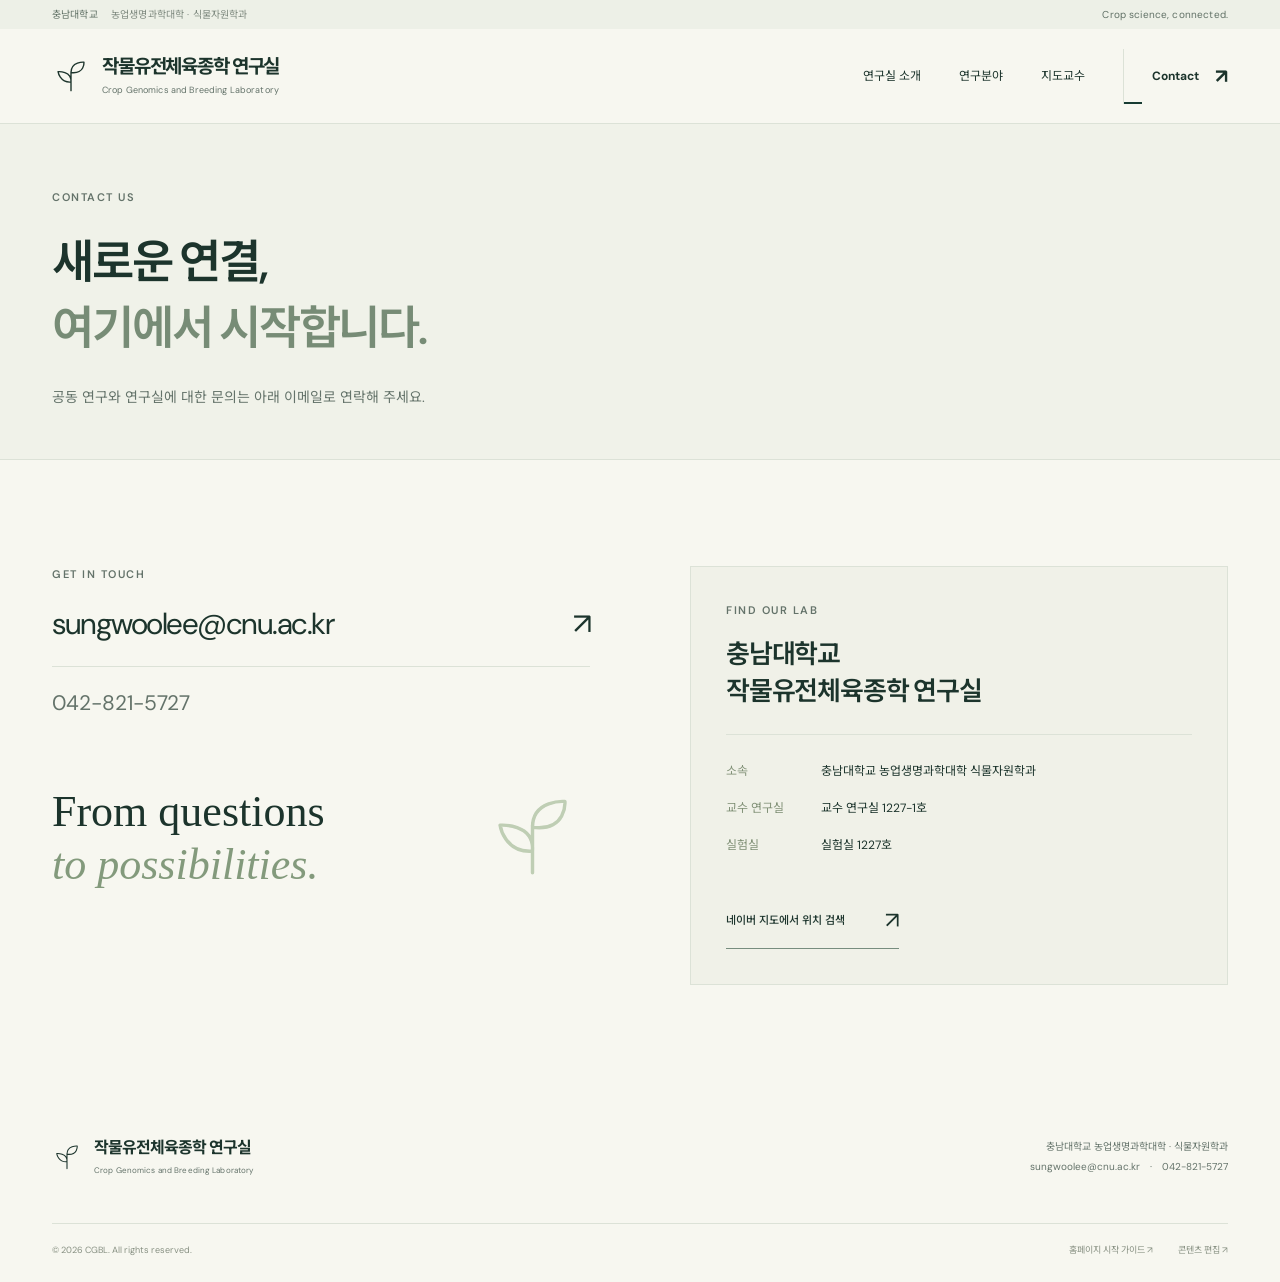
<file: contact.html>
<!doctype html>
<html lang="ko"><head><meta charset="utf-8"><meta name="viewport" content="width=device-width,initial-scale=1"><meta name="description" content="충남대학교 작물유전체육종학 연구실 연락처와 위치."><meta name="theme-color" content="#173b32"><title>Contact · 작물유전체육종학 연구실</title><link rel="icon" href="assets/favicon.svg" type="image/svg+xml"><link rel="stylesheet" href="styles.css"><script src="data.js" defer></script><script src="app.js" defer></script></head><body data-page="contact"><a class="skip" href="#main">본문으로 건너뛰기</a><div id="draft-banner"></div><header id="header"></header><main id="main"></main><footer id="footer"></footer><noscript>JavaScript를 허용해 주세요.</noscript></body></html>
</file>
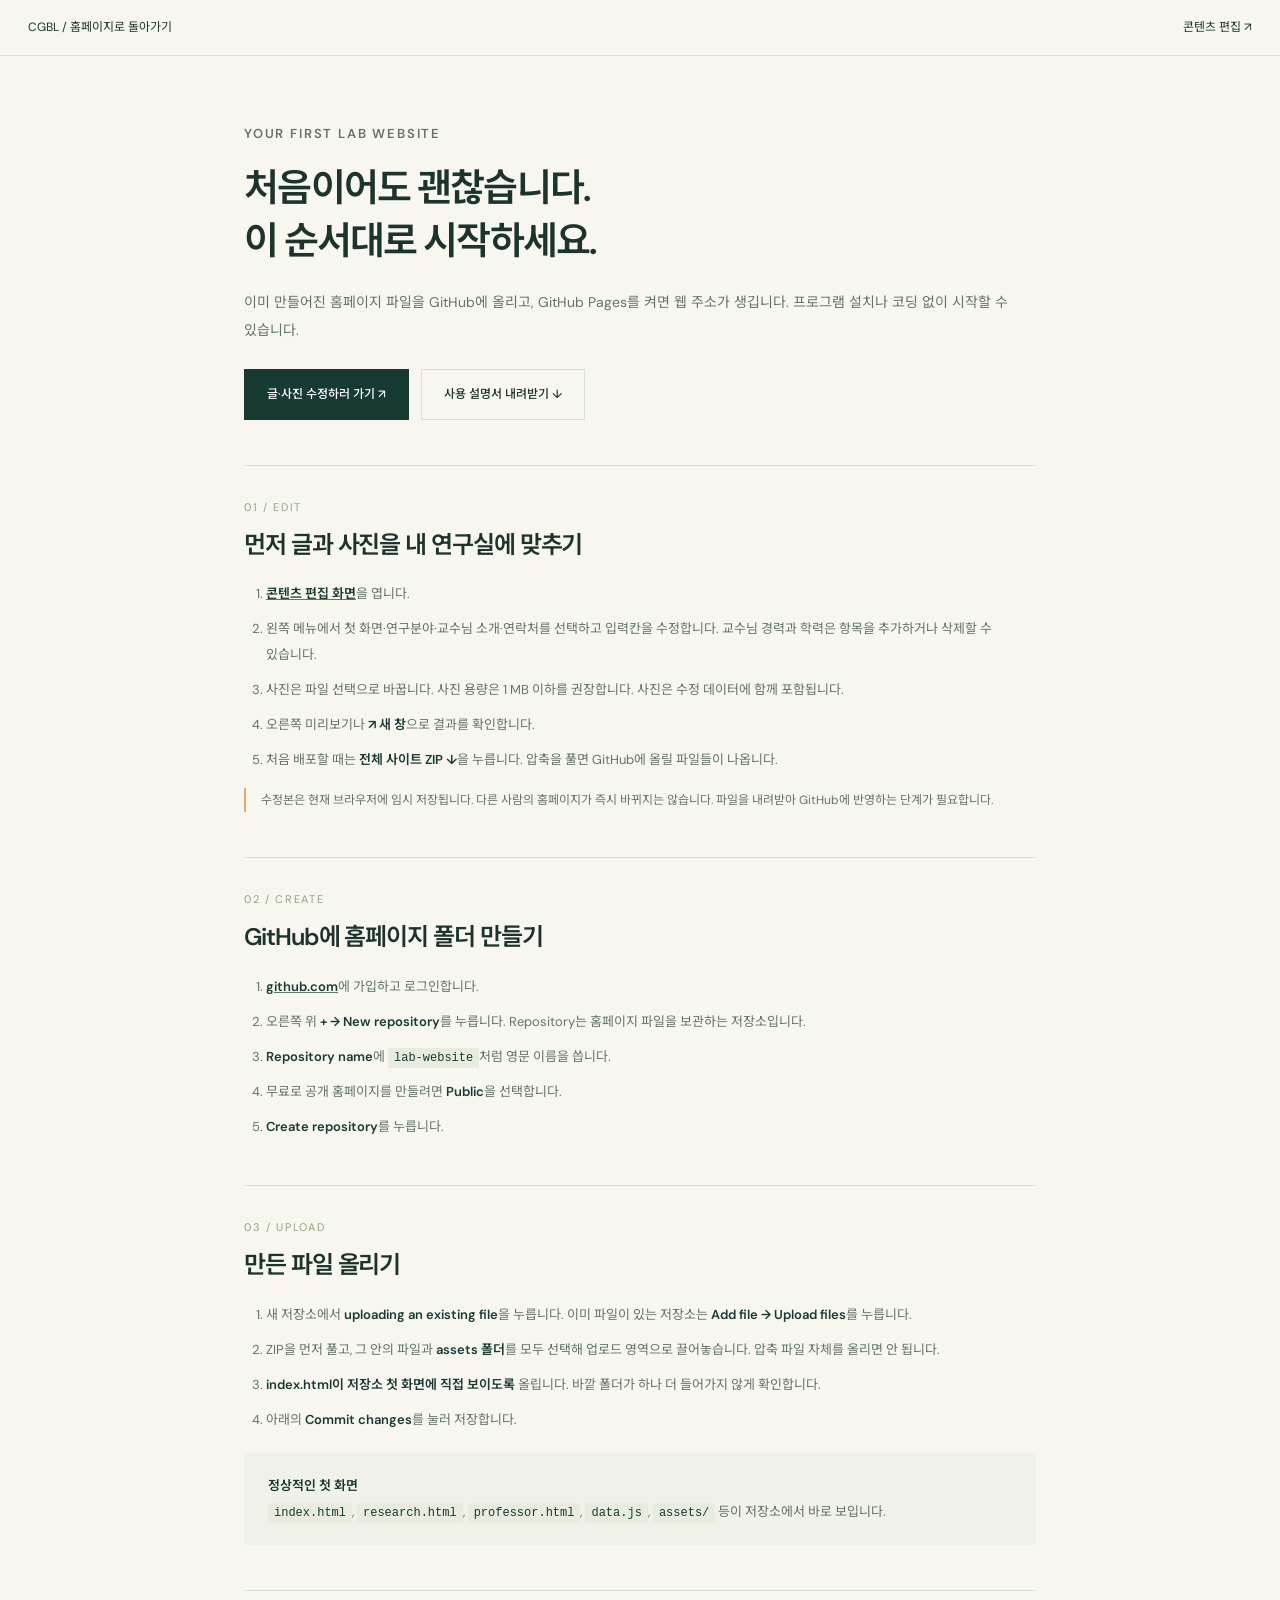
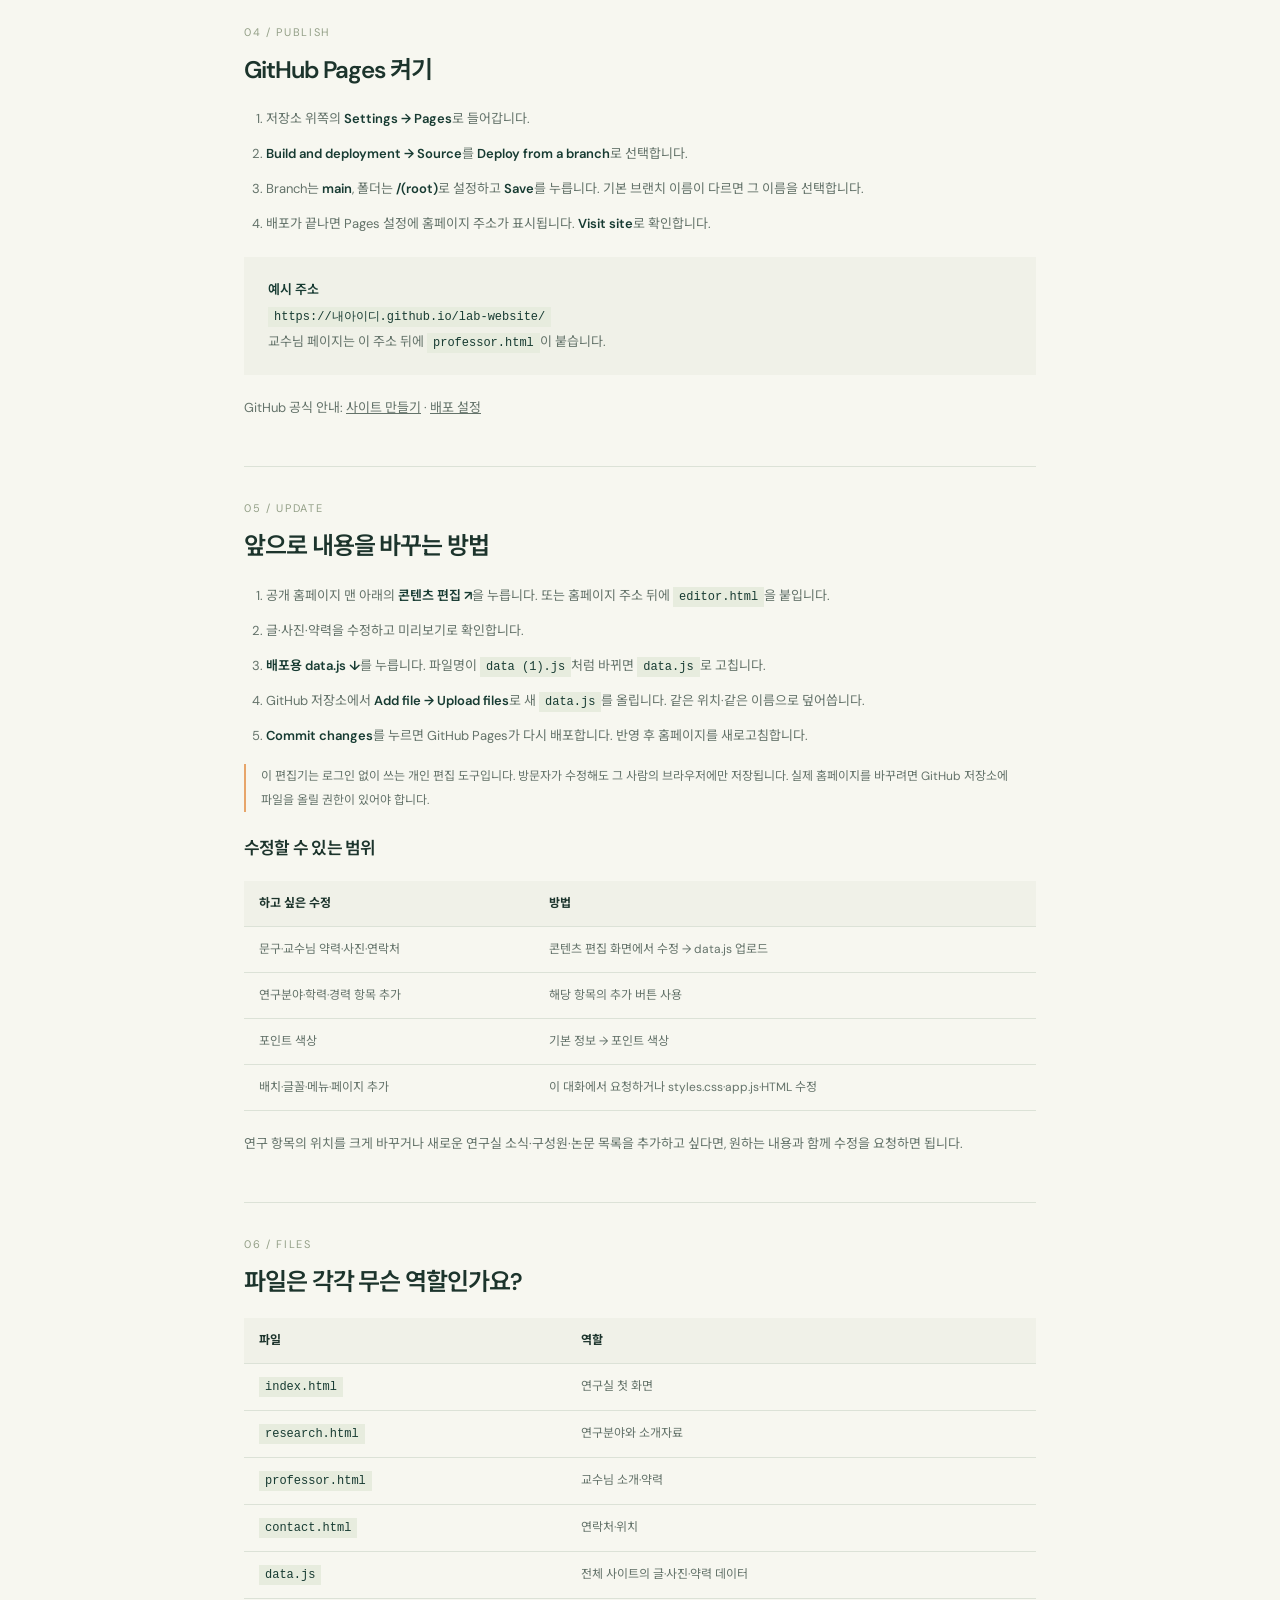
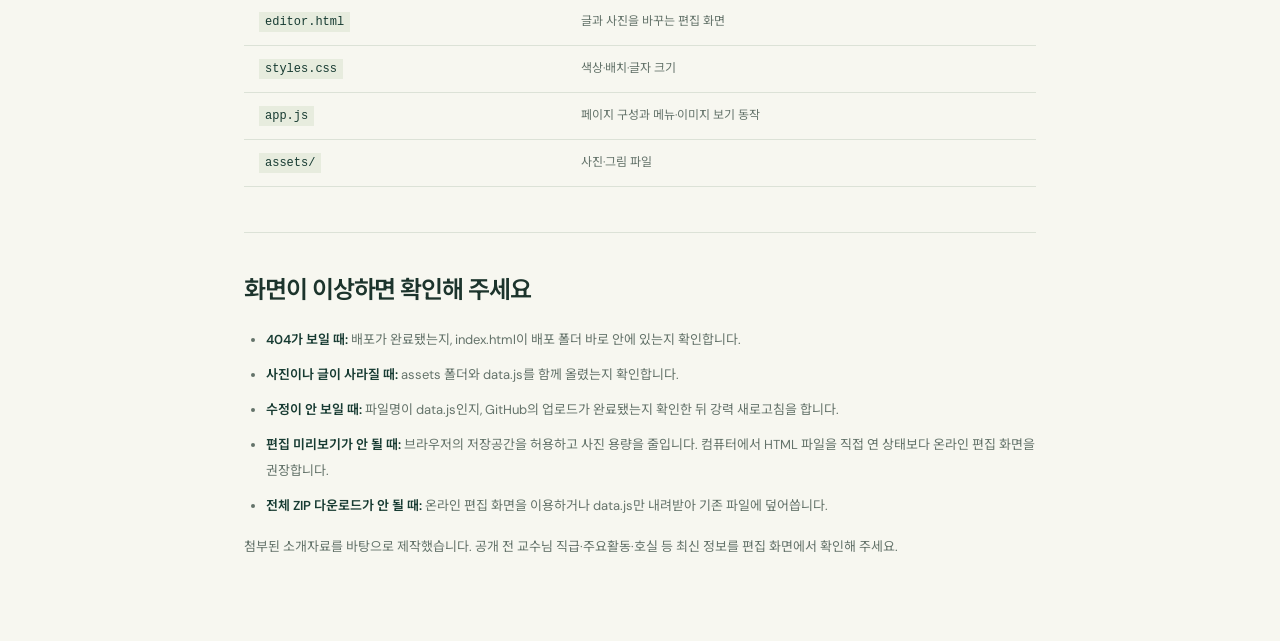
<file: guide.html>
<!doctype html><html lang="ko"><head><meta charset="utf-8"><meta name="viewport" content="width=device-width,initial-scale=1"><title>홈페이지 시작 가이드 · CGBL</title><link rel="icon" href="assets/favicon.svg" type="image/svg+xml"><link rel="stylesheet" href="styles.css"><style>.guide{max-width:840px;margin:auto;padding:65px 24px 90px}.guide h1{font-size:38px;margin:15px 0 20px}.guide>.lead{font-size:14px}.guide section{border-top:1px solid var(--line);margin-top:45px;padding-top:30px}.guide h2{font-size:24px;margin:10px 0 20px}.guide h3{font-size:17px;margin:25px 0 10px}.guide p,.guide li{font-size:13px;line-height:2;color:var(--muted)}.guide ol,.guide ul{padding-left:22px}.guide li{margin-bottom:9px}.guide strong{color:var(--forest);font-weight:600}.guide code{font-size:12px;background:#e7ecde;padding:3px 6px;color:var(--forest)}.guide .guide-box{background:var(--cream);padding:20px 24px;margin:20px 0}.guide .actions{display:flex;gap:12px;flex-wrap:wrap;margin:25px 0}.guide .actions a{font-size:12px}.guide table{border-collapse:collapse;width:100%;font-size:12px;margin:20px 0}.guide th,.guide td{text-align:left;border-bottom:1px solid var(--line);padding:12px 15px;vertical-align:top}.guide th{background:var(--cream)}.guide td{color:var(--muted)}.guide .link{text-decoration:underline}.guide-header{border-bottom:1px solid var(--line);padding:17px 28px;display:flex;justify-content:space-between;gap:20px;font-size:12px}.guide .number{color:#94a088;font-size:11px;letter-spacing:.15em}.guide .check{padding-left:15px;border-left:2px solid var(--accent);font-size:12px} @media(max-width:580px){.guide{padding:40px 22px 60px}.guide h1{font-size:30px}.guide h2{font-size:22px}.guide table{font-size:10px}.guide th,.guide td{padding:10px 8px}.guide-header{font-size:10px;padding:15px 22px}}</style></head><body><header class="guide-header"><a href="index.html">CGBL / 홈페이지로 돌아가기</a><a href="editor.html">콘텐츠 편집 ↗</a></header><main class="guide"><p class="eyebrow">YOUR FIRST LAB WEBSITE</p><h1>처음이어도 괜찮습니다.<br>이 순서대로 시작하세요.</h1><p class="lead">이미 만들어진 홈페이지 파일을 GitHub에 올리고, GitHub Pages를 켜면 웹 주소가 생깁니다. 프로그램 설치나 코딩 없이 시작할 수 있습니다.</p><div class="actions"><a class="button button-dark" href="editor.html">글·사진 수정하러 가기 ↗</a><a class="button button-outline" href="README.md" download>사용 설명서 내려받기 ↓</a></div><section><p class="number">01 / EDIT</p><h2>먼저 글과 사진을 내 연구실에 맞추기</h2><ol><li><a class="link" href="editor.html"><strong>콘텐츠 편집 화면</strong></a>을 엽니다.</li><li>왼쪽 메뉴에서 첫 화면·연구분야·교수님 소개·연락처를 선택하고 입력칸을 수정합니다. 교수님 경력과 학력은 항목을 추가하거나 삭제할 수 있습니다.</li><li>사진은 파일 선택으로 바꿉니다. 사진 용량은 1 MB 이하를 권장합니다. 사진은 수정 데이터에 함께 포함됩니다.</li><li>오른쪽 미리보기나 <strong>↗ 새 창</strong>으로 결과를 확인합니다.</li><li>처음 배포할 때는 <strong>전체 사이트 ZIP ↓</strong>을 누릅니다. 압축을 풀면 GitHub에 올릴 파일들이 나옵니다.</li></ol><p class="check">수정본은 현재 브라우저에 임시 저장됩니다. 다른 사람의 홈페이지가 즉시 바뀌지는 않습니다. 파일을 내려받아 GitHub에 반영하는 단계가 필요합니다.</p></section><section><p class="number">02 / CREATE</p><h2>GitHub에 홈페이지 폴더 만들기</h2><ol><li><a class="link" href="https://github.com/" target="_blank" rel="noopener noreferrer"><strong>github.com</strong></a>에 가입하고 로그인합니다.</li><li>오른쪽 위 <strong>+ → New repository</strong>를 누릅니다. Repository는 홈페이지 파일을 보관하는 저장소입니다.</li><li><strong>Repository name</strong>에 <code>lab-website</code>처럼 영문 이름을 씁니다.</li><li>무료로 공개 홈페이지를 만들려면 <strong>Public</strong>을 선택합니다.</li><li><strong>Create repository</strong>를 누릅니다.</li></ol></section><section><p class="number">03 / UPLOAD</p><h2>만든 파일 올리기</h2><ol><li>새 저장소에서 <strong>uploading an existing file</strong>을 누릅니다. 이미 파일이 있는 저장소는 <strong>Add file → Upload files</strong>를 누릅니다.</li><li>ZIP을 먼저 풀고, 그 안의 파일과 <strong>assets 폴더</strong>를 모두 선택해 업로드 영역으로 끌어놓습니다. 압축 파일 자체를 올리면 안 됩니다.</li><li><strong>index.html이 저장소 첫 화면에 직접 보이도록</strong> 올립니다. 바깥 폴더가 하나 더 들어가지 않게 확인합니다.</li><li>아래의 <strong>Commit changes</strong>를 눌러 저장합니다.</li></ol><div class="guide-box"><p><strong>정상적인 첫 화면</strong><br><code>index.html</code>, <code>research.html</code>, <code>professor.html</code>, <code>data.js</code>, <code>assets/</code> 등이 저장소에서 바로 보입니다.</p></div></section><section><p class="number">04 / PUBLISH</p><h2>GitHub Pages 켜기</h2><ol><li>저장소 위쪽의 <strong>Settings → Pages</strong>로 들어갑니다.</li><li><strong>Build and deployment → Source</strong>를 <strong>Deploy from a branch</strong>로 선택합니다.</li><li>Branch는 <strong>main</strong>, 폴더는 <strong>/(root)</strong>로 설정하고 <strong>Save</strong>를 누릅니다. 기본 브랜치 이름이 다르면 그 이름을 선택합니다.</li><li>배포가 끝나면 Pages 설정에 홈페이지 주소가 표시됩니다. <strong>Visit site</strong>로 확인합니다.</li></ol><div class="guide-box"><p><strong>예시 주소</strong><br><code>https://내아이디.github.io/lab-website/</code><br>교수님 페이지는 이 주소 뒤에 <code>professor.html</code>이 붙습니다.</p></div><p>GitHub 공식 안내: <a class="link" href="https://docs.github.com/en/pages/getting-started-with-github-pages/creating-a-github-pages-site" target="_blank" rel="noopener noreferrer">사이트 만들기</a> · <a class="link" href="https://docs.github.com/en/pages/getting-started-with-github-pages/configuring-a-publishing-source-for-your-github-pages-site" target="_blank" rel="noopener noreferrer">배포 설정</a></p></section><section><p class="number">05 / UPDATE</p><h2>앞으로 내용을 바꾸는 방법</h2><ol><li>공개 홈페이지 맨 아래의 <strong>콘텐츠 편집 ↗</strong>을 누릅니다. 또는 홈페이지 주소 뒤에 <code>editor.html</code>을 붙입니다.</li><li>글·사진·약력을 수정하고 미리보기로 확인합니다.</li><li><strong>배포용 data.js ↓</strong>를 누릅니다. 파일명이 <code>data (1).js</code>처럼 바뀌면 <code>data.js</code>로 고칩니다.</li><li>GitHub 저장소에서 <strong>Add file → Upload files</strong>로 새 <code>data.js</code>를 올립니다. 같은 위치·같은 이름으로 덮어씁니다.</li><li><strong>Commit changes</strong>를 누르면 GitHub Pages가 다시 배포합니다. 반영 후 홈페이지를 새로고침합니다.</li></ol><p class="check">이 편집기는 로그인 없이 쓰는 개인 편집 도구입니다. 방문자가 수정해도 그 사람의 브라우저에만 저장됩니다. 실제 홈페이지를 바꾸려면 GitHub 저장소에 파일을 올릴 권한이 있어야 합니다.</p><h3>수정할 수 있는 범위</h3><table><thead><tr><th>하고 싶은 수정</th><th>방법</th></tr></thead><tbody><tr><td>문구·교수님 약력·사진·연락처</td><td>콘텐츠 편집 화면에서 수정 → data.js 업로드</td></tr><tr><td>연구분야·학력·경력 항목 추가</td><td>해당 항목의 추가 버튼 사용</td></tr><tr><td>포인트 색상</td><td>기본 정보 → 포인트 색상</td></tr><tr><td>배치·글꼴·메뉴·페이지 추가</td><td>이 대화에서 요청하거나 styles.css·app.js·HTML 수정</td></tr></tbody></table><p>연구 항목의 위치를 크게 바꾸거나 새로운 연구실 소식·구성원·논문 목록을 추가하고 싶다면, 원하는 내용과 함께 수정을 요청하면 됩니다.</p></section><section><p class="number">06 / FILES</p><h2>파일은 각각 무슨 역할인가요?</h2><table><thead><tr><th>파일</th><th>역할</th></tr></thead><tbody><tr><td><code>index.html</code></td><td>연구실 첫 화면</td></tr><tr><td><code>research.html</code></td><td>연구분야와 소개자료</td></tr><tr><td><code>professor.html</code></td><td>교수님 소개·약력</td></tr><tr><td><code>contact.html</code></td><td>연락처·위치</td></tr><tr><td><code>data.js</code></td><td>전체 사이트의 글·사진·약력 데이터</td></tr><tr><td><code>editor.html</code></td><td>글과 사진을 바꾸는 편집 화면</td></tr><tr><td><code>styles.css</code></td><td>색상·배치·글자 크기</td></tr><tr><td><code>app.js</code></td><td>페이지 구성과 메뉴·이미지 보기 동작</td></tr><tr><td><code>assets/</code></td><td>사진·그림 파일</td></tr></tbody></table></section><section><h2>화면이 이상하면 확인해 주세요</h2><ul><li><strong>404가 보일 때:</strong> 배포가 완료됐는지, index.html이 배포 폴더 바로 안에 있는지 확인합니다.</li><li><strong>사진이나 글이 사라질 때:</strong> assets 폴더와 data.js를 함께 올렸는지 확인합니다.</li><li><strong>수정이 안 보일 때:</strong> 파일명이 data.js인지, GitHub의 업로드가 완료됐는지 확인한 뒤 강력 새로고침을 합니다.</li><li><strong>편집 미리보기가 안 될 때:</strong> 브라우저의 저장공간을 허용하고 사진 용량을 줄입니다. 컴퓨터에서 HTML 파일을 직접 연 상태보다 온라인 편집 화면을 권장합니다.</li><li><strong>전체 ZIP 다운로드가 안 될 때:</strong> 온라인 편집 화면을 이용하거나 data.js만 내려받아 기존 파일에 덮어씁니다.</li></ul><p>첨부된 소개자료를 바탕으로 제작했습니다. 공개 전 교수님 직급·주요활동·호실 등 최신 정보를 편집 화면에서 확인해 주세요.</p></section></main></body></html>
</file>
<file: styles.css>
@import url('https://fonts.googleapis.com/css2?family=DM+Sans:wght@400;500;600;700&family=Noto+Sans+KR:wght@400;500;600;700;800&display=swap');
:root{--forest:#173b32;--forest-dark:#102a23;--ink:#1c342c;--muted:#64736a;--paper:#f7f7f0;--cream:#f0f1e8;--line:#dce2d7;--accent:#e7a56a;--white:#fff;--font:'DM Sans','Noto Sans KR',-apple-system,BlinkMacSystemFont,'Segoe UI',sans-serif}*{box-sizing:border-box}html{scroll-behavior:smooth;scroll-padding-top:28px}body{margin:0;background:var(--paper);color:var(--ink);font-family:var(--font);font-size:15px;line-height:1.75;word-break:keep-all;overflow-wrap:anywhere}h1,h2,h3,p{margin:0}h1,h2,h3{font-weight:600;letter-spacing:-.045em;line-height:1.4}a{color:inherit;text-decoration:none}button,input,textarea,select{font:inherit}button{color:inherit;cursor:pointer}button:disabled{cursor:wait;opacity:.5}img{max-width:100%;display:block}a,button{touch-action:manipulation}a:focus-visible,button:focus-visible,input:focus-visible,textarea:focus-visible,select:focus-visible{outline:3px solid #c86a32;outline-offset:5px}.container{width:min(1240px,calc(100% - 104px));margin-inline:auto}.section{padding:106px 0}.eyebrow{font-size:11px;letter-spacing:.14em;font-weight:600;line-height:1.6;color:var(--muted);text-transform:uppercase}.index{font-family:'DM Sans',sans-serif;font-size:12px;letter-spacing:.03em;font-weight:400;color:#718176}h2{font-size:36px}h3{font-size:21px}.lead{font-size:16px;color:var(--muted);line-height:2}.inline-link{display:inline-flex;gap:40px;align-items:center;border-bottom:1px solid #778d7e;padding:7px 0;font-size:13px;font-weight:500;white-space:nowrap}.inline-link span{font-size:23px;font-weight:400;transition:transform .2s}.inline-link:hover span{transform:translate(3px,-3px)}.button{display:inline-flex;align-items:center;justify-content:center;gap:30px;padding:14px 22px;border:1px solid transparent;font-size:13px;font-weight:500;line-height:1.7;transition:background .2s,transform .2s}.button:hover{transform:translateY(-2px)}.button-light{background:var(--paper);color:var(--forest)}.button-light:hover{background:var(--accent)}.button-dark{background:var(--forest);color:var(--white)}.button-outline{border-color:var(--line);background:transparent}.button span{font-size:21px}.skip{position:absolute;left:12px;top:-100px;z-index:100;padding:8px 18px;background:white}.skip:focus{top:12px}.sr-only{position:absolute;width:1px;height:1px;padding:0;margin:-1px;overflow:hidden;clip:rect(0,0,0,0);white-space:nowrap;border:0}[hidden]{display:none!important}.utility{background:#edf0e7;font-size:10px;line-height:29px;color:#617166;letter-spacing:.015em}.utility .container{display:flex;justify-content:space-between}.utility-dept{margin-left:10px;color:#7d887e}.nav-wrap{display:flex;align-items:center;justify-content:space-between;min-height:94px;gap:24px}.brand{display:flex;align-items:center;gap:12px;flex-shrink:0}.brand svg{width:38px;height:42px}.brand strong{display:block;font-size:19px;letter-spacing:-.06em;font-weight:700;line-height:1.45}.brand small{display:block;font-size:9px;color:var(--muted);letter-spacing:.015em;margin-top:3px}nav{display:flex;align-items:center;gap:38px}nav a{display:flex;align-items:center;gap:16px;font-size:12px;position:relative;padding:10px 0}nav a[aria-current=page]{font-weight:700}nav a[aria-current=page]:after{content:'';position:absolute;bottom:0;left:0;width:18px;height:2px;background:var(--forest)}nav a:last-child{border-left:1px solid var(--line);padding-left:28px}nav a span{font-size:20px}.menu-toggle{display:none}.hero{position:relative;background:var(--forest-dark);color:var(--paper);overflow:hidden}.hero-grid{display:grid;grid-template-columns:1fr 1.08fr;min-height:555px;align-items:center}.hero-copy{padding:64px 0 70px;position:relative;z-index:2}.hero .eyebrow{color:#becabd;font-size:10px;letter-spacing:.12em;display:flex;align-items:center;gap:10px}.status-dot{width:6px;height:6px;background:var(--accent);border-radius:50%}.hero h1{font-size:54px;font-weight:500;line-height:1.4;letter-spacing:-.06em;margin:27px 0 21px}.hero-description{color:#b6c5b9;max-width:390px;font-size:14px;line-height:1.9}.hero-actions{display:flex;align-items:center;gap:28px;margin-top:34px}.text-link{font-size:12px;display:flex;gap:15px}.text-link span{color:var(--accent)}.hero-visual{align-self:stretch;position:relative;min-width:0;display:flex;align-items:center;justify-content:center}.hero-visual:before{content:'';position:absolute;inset:50px 0 55px;background-image:linear-gradient(#92b4940c 1px,transparent 1px),linear-gradient(90deg,#92b4940c 1px,transparent 1px);background-size:60px 60px}.hero-plant{width:100%;height:440px;object-fit:contain;mix-blend-mode:screen;position:relative;opacity:.93}.specimen-index{position:absolute;top:38px;left:30px;right:0;display:flex;justify-content:space-between;color:#8fa597;font-size:8px;letter-spacing:.12em}.specimen-index i{font-style:normal;color:var(--accent)}.image-target{position:absolute;width:85px;height:85px;border:1px solid #b3c7ac3d;pointer-events:none}.target-one{top:137px;right:37px}.target-two{top:232px;left:62px;width:54px;height:54px}.image-target:after,.image-target:before{content:'';position:absolute;background:var(--accent)}.image-target:after{width:9px;height:1px;left:-5px;top:-1px}.image-target:before{width:1px;height:9px;left:-1px;top:-5px}.specimen-caption{position:absolute;right:0;bottom:55px;display:flex;gap:13px;background:#102a23df;padding:15px 0 0 20px}.specimen-caption p{font-family:Georgia,'Times New Roman',serif;font-size:29px;line-height:1.2;letter-spacing:-.02em}.specimen-caption em{color:var(--accent);font-weight:400}.live-mark{width:6px;height:6px;background:var(--accent);border-radius:50%;margin-top:8px}.hero-image-caption{position:absolute;bottom:25px;left:30px;font-size:8px;letter-spacing:.015em;color:#91a498}.crop-strip{display:flex;gap:45px;align-items:center;position:relative;border-top:1px solid #c9d7c626;min-height:78px}.crop-strip>div{display:flex;align-items:center;gap:14px}.crop-strip .index{font-size:9px;color:var(--accent)}.crop-strip strong{font-size:14px;font-weight:500}.crop-strip em{font-size:11px;color:#a5b8a7;font-family:Georgia,serif}.crop-caption{font-size:8px;letter-spacing:.12em;color:#93aa98;margin-left:auto}.about-section{padding-bottom:80px}.about-grid{display:grid;grid-template-columns:1fr 3fr .6fr;gap:45px}.about-grid>.eyebrow{padding-top:9px}.about-grid h2{font-size:34px}.about-grid .lead{margin-top:25px;max-width:680px;font-size:14px}.about-mark{padding-top:18px;color:#cbd5c4}.about-mark svg{width:115px;height:140px}.research-preview{padding-top:40px}.section-top{display:flex;align-items:end;justify-content:space-between;margin-bottom:42px;gap:35px}.section-top .eyebrow{margin-bottom:15px}.section-top>.inline-link{margin-bottom:7px}.research-grid{display:grid;grid-template-columns:repeat(3,minmax(0,1fr));gap:30px}.research-card-img{height:210px;position:relative;overflow:hidden;background:#e9eddf}.research-card-img img{height:100%;width:100%;object-fit:contain;transition:transform .5s;background:white;padding:22px}.research-card:nth-child(2) .research-card-img img{padding:0;object-fit:cover}.research-card:nth-child(3) .research-card-img img{background:#07120c;padding:0;object-fit:cover;object-position:center 45%}.research-card:hover img{transform:scale(1.04)}.card-number{position:absolute;top:16px;left:16px;font-size:11px;color:var(--forest);background:var(--paper);height:27px;width:27px;display:grid;place-items:center}.circle-arrow{position:absolute;bottom:15px;right:15px;background:var(--paper);width:34px;height:34px;display:grid;place-items:center;border-radius:50%;font-size:19px}.research-card>.eyebrow{margin:23px 0 9px;font-size:10px;color:#7c856a}.research-card h3{font-size:20px}.research-card>p:last-child{font-size:12px;line-height:1.9;color:var(--muted);margin-top:13px;max-width:330px}.method-section{background:var(--cream);padding:70px 0 64px;border-block:1px solid var(--line)}.method-heading{display:grid;grid-template-columns:1fr 2.2fr 1.4fr;gap:45px;align-items:start}.method-heading>.eyebrow{padding-top:8px}.method-heading h2{font-size:28px}.method-heading>p:last-child{font-size:12px;color:var(--muted);padding-top:7px;line-height:1.9}.method-steps{display:grid;grid-template-columns:repeat(4,1fr);list-style:none;padding:0;margin:45px 0 0;gap:30px}.method-steps li{border-top:1px solid #bfcbbd;padding-top:19px;position:relative}.method-steps li>span{font-size:10px;letter-spacing:.05em;color:#7b8a7c}.method-steps h3{font-size:23px;margin:9px 0}.method-steps p{font-size:11px;color:var(--muted)}.method-steps li:not(:last-child):after{content:'→';position:absolute;right:0;top:47px;font-size:20px;color:#718372}.finding-list{border-top:1px solid var(--line)}.finding{display:grid;grid-template-columns:70px 1fr 230px;gap:25px;padding:28px 0;border-bottom:1px solid var(--line);align-items:center}.finding .eyebrow{font-size:9px;color:#7c856a;margin-bottom:8px}.finding h3{font-size:23px}.finding p:not(.eyebrow){font-size:12px;color:var(--muted);margin-top:9px}.finding-image{height:100px;border:0;background:#fff;position:relative;overflow:hidden;padding:8px}.finding-image img{width:100%;height:100%;object-fit:contain}.finding-image span{position:absolute;bottom:0;right:0;background:var(--paper);padding:0 8px;font-size:9px}.professor-teaser{background:#e8eddf;overflow:hidden}.professor-teaser-grid{display:grid;grid-template-columns:220px 1fr 240px;gap:55px;align-items:center;padding:55px 0}.teaser-portrait{height:250px;overflow:hidden;background:#dfe7d8}.teaser-portrait img{width:100%;height:100%;object-fit:cover;object-position:center 18%;mix-blend-mode:multiply;filter:grayscale(1)}.professor-teaser h2{font-size:33px;margin-top:11px}.professor-teaser h2 span{font-size:17px;font-weight:400;margin-left:6px}.latin-name{font-size:15px;color:var(--muted);font-family:Georgia,serif;letter-spacing:.02em}.professor-teaser div>p:not(.eyebrow):not(.latin-name){font-size:13px;color:var(--muted);max-width:470px;margin:19px 0 21px}.teaser-word{font-size:48px;font-family:Georgia,serif;line-height:1.1;color:#aabca0;font-style:italic;text-align:right}.contact-band{padding:80px 0;background:var(--forest);color:var(--paper)}.contact-band>.container{display:grid;grid-template-columns:1fr 1fr;align-items:end;gap:55px}.contact-band .eyebrow{color:var(--accent);font-size:10px;margin-bottom:15px}.contact-band h2{font-size:31px}.contact-band div>p:not(.eyebrow){font-size:12px;color:#b7c7b8;margin-bottom:15px}.email-link{display:flex;align-items:center;justify-content:space-between;border-bottom:1px solid #93aa8b70;padding-bottom:12px;font-size:24px;letter-spacing:-.04em}.email-link span{color:var(--accent)}footer{background:var(--paper)}.footer-main{display:flex;justify-content:space-between;align-items:center;padding:45px 0;border-bottom:1px solid var(--line);gap:30px}.footer-main .brand strong{font-size:16px}.footer-main .brand small{font-size:8px}.footer-main .brand svg{width:30px}.footer-main>div{font-size:10px;color:var(--muted);text-align:right;line-height:2}.footer-dot{margin:0 10px}.footer-bottom{padding:19px 0 24px;display:flex;justify-content:space-between;gap:24px;color:#879082;font-size:9px}.footer-bottom>div{display:flex;gap:25px}.footer-bottom a:hover{color:var(--forest)}.page-heading{padding:65px 0 48px;border-top:1px solid var(--line);border-bottom:1px solid var(--line);background:#f0f2e9}.page-heading h1{font-size:46px;margin:22px 0;line-height:1.45}.page-heading h1 span{color:#778c76}.page-heading>.container>p:not(.eyebrow){font-size:14px;line-height:1.9;color:var(--muted)}.page-heading .crop-strip{margin-top:40px;border-color:#cfd8c8;color:var(--forest);min-height:60px}.page-heading .crop-strip em,.page-heading .crop-caption{color:var(--muted)}.research-detail-section{padding-top:38px}.research-filter{display:flex;flex-wrap:wrap;gap:8px;border-bottom:1px solid var(--line);padding-bottom:28px;margin-bottom:20px}.filter{background:transparent;border:1px solid var(--line);padding:9px 19px;border-radius:2px;font-size:11px}.filter.active,.filter:hover{background:var(--forest);color:white;border-color:var(--forest)}.research-detail{display:grid;grid-template-columns:1.15fr 1fr;gap:90px;align-items:center;padding:65px 0;border-bottom:1px solid var(--line);scroll-margin-top:35px}.detail-copy .eyebrow{display:flex;gap:15px;align-items:center}.detail-copy h2{font-size:30px;margin-top:15px}.detail-en{font-size:17px;font-family:Georgia,serif;font-style:italic;color:#839079;margin:9px 0 22px}.detail-copy>p:not(.eyebrow):not(.detail-en){font-size:13px;color:var(--muted);line-height:2}.tags{display:flex;flex-wrap:wrap;gap:7px;margin-top:23px}.tag{background:#edf0e7;border:1px solid #dbe2d5;font-size:10px;padding:5px 11px;line-height:1.6;color:#687a65}.detail-image{border:0;background:white;height:280px;padding:25px 25px 38px;position:relative}.detail-image img{width:100%;height:100%;object-fit:contain}.detail-image>span{position:absolute;bottom:10px;right:15px;font-size:9px;color:var(--muted)}.resource-section{padding-top:0}.resource-grid{display:grid;grid-template-columns:repeat(3,1fr);gap:30px}.resource-card{border:0;text-align:left;background:transparent;padding:0}.resource-card>div{height:280px;overflow:hidden;background:#e9eddf;padding:20px}.resource-card img{height:100%;width:100%;object-fit:contain;transition:transform .3s}.resource-card:hover img{transform:scale(1.04)}.resource-card .eyebrow{margin:20px 0 7px;font-size:9px}.resource-card h3{display:flex;justify-content:space-between;font-size:19px}.resource-card>p:last-child{font-size:11px;color:var(--muted);margin-top:8px}.source-note{font-size:10px;color:#8b9285;margin-top:30px}.professor-heading{padding-bottom:40px}.profile-grid{display:grid;grid-template-columns:280px 1fr;gap:110px}.profile-aside{align-self:start;position:sticky;top:30px}.portrait{background:#e9ecdf;height:340px;overflow:hidden;margin-bottom:24px}.portrait img{height:100%;width:100%;object-fit:cover;object-position:center top;mix-blend-mode:multiply}.profile-aside h2{font-size:30px;margin-top:8px}.profile-aside h2 span{font-size:17px;font-weight:400}.profile-contact{border-top:1px solid var(--line);padding-top:18px;margin-top:20px}.profile-contact>*{display:block;font-size:11px;line-height:2.4;color:var(--muted)}.print-button{font-size:11px;margin-top:23px;gap:18px;width:100%;padding:10px}.profile-body>h2{font-size:32px;margin:13px 0 22px}.profile-body>.lead{font-size:14px}.cv-section{border-top:1px solid var(--line);margin-top:48px;padding-top:27px}.cv-title{display:flex;justify-content:space-between;align-items:center;margin-bottom:25px}.cv-title h2{font-size:20px}.cv-title .eyebrow{font-size:10px}.timeline{list-style:none;padding:0;margin:0}.timeline li{display:grid;grid-template-columns:155px 1fr;gap:25px;padding:15px 0}.timeline li>span{font-size:11px;color:#819177;padding-top:4px}.timeline h3{font-size:17px;letter-spacing:-.02em;line-height:1.5}.timeline p{font-size:12px;color:var(--muted);margin-top:5px}.activity-list{list-style:none;padding:0;margin:0}.activity-list li{position:relative;padding:8px 0 8px 18px;font-size:13px;color:var(--muted)}.activity-list li:before{content:'+';position:absolute;left:0;color:#8d9d7c}.contact-grid{display:grid;grid-template-columns:1fr 1fr;gap:100px}.large-mail{display:block;font-size:30px;letter-spacing:-.05em;border-bottom:1px solid var(--line);margin:15px 0 18px;padding-bottom:15px}.large-mail span{float:right}.phone{font-size:21px;color:var(--muted)}.contact-quote{margin-top:65px;font-family:Georgia,serif;font-size:44px;line-height:1.2;position:relative}.contact-quote em{color:#839a7c}.contact-quote svg{position:absolute;right:10px;top:0;width:95px;height:100px;color:#bfceb4}.location-panel{padding:35px;background:var(--cream);border:1px solid var(--line)}.location-panel h2{font-size:26px;margin:17px 0 25px}.location-panel dl{font-size:12px;display:grid;grid-template-columns:85px 1fr;gap:14px 10px;line-height:1.9;border-top:1px solid var(--line);padding-top:25px}.location-panel dt{color:#819177}.location-panel dd{margin:0}.location-panel .inline-link{margin-top:25px;font-size:11px}dialog{border:1px solid var(--line);background:var(--paper);padding:48px 22px 18px;width:min(1200px,94vw);max-height:94vh}dialog::backdrop{background:#0c231ce0}dialog img{max-height:76vh;object-fit:contain;margin:auto}dialog p{font-size:12px;color:var(--muted);text-align:center;margin-top:15px}.dialog-close{position:absolute;right:12px;top:4px;border:0;background:transparent;font-size:30px;line-height:1.3;width:34px;height:34px}.draft-banner{display:flex;align-items:center;justify-content:center;gap:20px;background:#f6dfb3;color:#654b20;padding:8px 18px;font-size:11px}.draft-banner a{text-decoration:underline}
@media(min-width:1500px){.hero-grid{min-height:620px}.hero h1{font-size:60px}.hero-plant{height:495px}.hero-visual:before{inset:60px 0}.target-one{top:156px}}
@media(max-width:1100px){.container{width:calc(100% - 64px)}.hero h1{font-size:44px}.hero-actions{gap:18px}.hero .button{gap:15px;padding:12px 15px}.hero-grid{min-height:510px}.hero-plant{height:370px}.crop-strip{gap:25px}.crop-caption{display:none}.about-grid{gap:28px;grid-template-columns:1fr 3fr}.about-mark{display:none}.professor-teaser-grid{grid-template-columns:190px 1fr;gap:40px}.teaser-word{display:none}.profile-grid{gap:60px;grid-template-columns:250px 1fr}.timeline li{grid-template-columns:125px 1fr;gap:15px}.contact-grid{gap:45px}.large-mail{font-size:25px}.research-detail{gap:45px}.method-heading{gap:28px}.brand strong{font-size:17px}nav{gap:25px}.research-card h3{font-size:18px}.research-card-img{height:185px}.email-link{font-size:21px}}
@media(max-width:800px){.container{width:calc(100% - 44px)}.utility .container>span:last-child{display:none}.nav-wrap{min-height:80px;position:relative}.brand strong{font-size:17px}.brand small{font-size:8px}.brand svg{width:32px}.menu-toggle{display:flex;flex-direction:column;gap:6px;justify-content:center;background:transparent;border:1px solid var(--line);width:39px;height:39px;padding:10px}.menu-toggle>span:not(.sr-only){width:17px;height:1px;background:var(--forest)}nav{display:none;position:absolute;top:100%;right:-22px;left:-22px;z-index:10;background:var(--paper);padding:12px 22px 24px;border-bottom:1px solid var(--line);box-shadow:0 15px 20px #0c231c15}nav.open{display:flex;flex-direction:column;align-items:stretch;gap:5px}nav a{font-size:14px;padding:12px 8px}nav a:last-child{padding-left:8px;border-left:0}nav a[aria-current=page]:after{left:8px;bottom:6px}.hero-grid{grid-template-columns:1fr;min-height:auto}.hero-copy{padding:47px 0 0}.hero h1{font-size:45px;margin-top:24px;line-height:1.4}.hero-description{max-width:440px;font-size:13px}.hero-actions{margin-top:26px}.hero-visual{height:375px;margin-top:8px}.hero-plant{height:350px;width:100%;max-width:530px;object-position:center center}.specimen-index{top:13px;left:0;right:0;font-size:7px}.specimen-caption{bottom:40px;right:0;padding:10px 0 0 14px}.specimen-caption p{font-size:26px}.hero-image-caption{left:0;bottom:12px;font-size:7px}.target-one{top:87px;right:45px;width:70px;height:70px}.target-two{top:195px;left:70px}.crop-strip{min-height:79px;gap:25px;justify-content:space-between}.crop-strip>div{display:grid;grid-template-columns:auto auto;gap:0 7px}.crop-strip .index{font-size:8px;grid-row:1/3}.crop-strip strong{font-size:12px}.crop-strip em{font-size:9px}.section{padding:65px 0}.about-section{padding-bottom:35px}.about-grid{display:block}.about-grid>.eyebrow{margin-bottom:20px}.about-grid h2{font-size:29px}.about-grid .lead{font-size:13px;margin-top:20px}.section-top{margin-bottom:30px;gap:20px}.section-top h2{font-size:28px}.section-top .inline-link{font-size:10px;gap:12px;flex-shrink:0}.section-top .eyebrow{font-size:9px}.research-preview{padding-top:30px}.research-grid{gap:18px}.research-card-img{height:160px}.research-card-img img{padding:12px}.research-card h3{font-size:17px}.research-card>p:last-child{font-size:11px}.research-card>.eyebrow{font-size:8px;margin:18px 0 8px}.method-section{padding:48px 0}.method-heading{grid-template-columns:1fr 2fr;gap:20px}.method-heading h2{font-size:24px}.method-heading>p:last-child{grid-column:2;font-size:11px}.method-heading .eyebrow{font-size:9px}.method-steps{gap:20px;margin-top:32px}.method-steps h3{font-size:20px}.method-steps p{font-size:9px}.method-steps li:not(:last-child):after{font-size:15px;top:48px}.finding{grid-template-columns:25px 1fr 140px;gap:15px;padding:23px 0}.finding h3{font-size:19px}.finding p:not(.eyebrow){font-size:10px}.finding-image{height:95px}.professor-teaser-grid{grid-template-columns:150px 1fr;gap:28px;padding:40px 0}.teaser-portrait{height:210px}.professor-teaser h2{font-size:29px}.professor-teaser div>p:not(.eyebrow):not(.latin-name){font-size:12px;margin:15px 0}.professor-teaser .inline-link{font-size:11px;gap:20px}.contact-band{padding:52px 0}.contact-band>.container{gap:35px}.contact-band h2{font-size:26px}.contact-band div>p:not(.eyebrow){font-size:11px}.email-link{font-size:18px}.footer-main{align-items:start;padding:35px 0}.footer-main .brand strong{font-size:14px}.footer-main .brand small{font-size:7px}.footer-main>div{font-size:9px;max-width:230px}.footer-bottom{font-size:8px}.footer-bottom>div{gap:15px}.page-heading{padding:42px 0 30px}.page-heading h1{font-size:36px;margin:20px 0}.page-heading>.container>p:not(.eyebrow){font-size:12px}.page-heading .crop-strip{margin-top:25px}.research-filter{gap:6px;padding-bottom:22px}.filter{font-size:10px;padding:8px 12px}.research-detail{gap:28px;padding:45px 0;grid-template-columns:1.2fr 1fr}.detail-copy h2{font-size:24px}.detail-copy>p:not(.eyebrow):not(.detail-en){font-size:12px}.detail-en{font-size:15px}.detail-image{height:235px;padding:18px 18px 33px}.tag{font-size:9px;padding:5px 8px}.resource-grid{gap:18px}.resource-card>div{height:230px;padding:12px}.profile-grid{grid-template-columns:210px 1fr;gap:40px}.portrait{height:280px}.profile-body>h2{font-size:27px}.profile-body>.lead{font-size:12px}.timeline li{display:block;padding:12px 0}.timeline li>span{display:block;margin-bottom:6px}.timeline h3{font-size:16px}.timeline p{font-size:11px}.contact-grid{grid-template-columns:1fr 1fr;gap:30px}.large-mail{font-size:21px}.location-panel{padding:25px}.location-panel h2{font-size:22px}.location-panel dl{display:block;font-size:11px}.location-panel dt{margin-top:15px}.contact-quote{font-size:34px}.contact-quote svg{width:65px;right:0}.location-panel .inline-link{font-size:10px;gap:15px}}
@media(max-width:580px){.hero h1{font-size:40px}.hero .eyebrow{font-size:8px;letter-spacing:.1em}.hero-copy{padding-top:38px}.hero-visual{height:340px}.hero-plant{height:320px}.hero-actions{gap:24px}.hero-actions .button{font-size:11px;padding:12px 16px}.hero-actions .text-link{font-size:11px}.specimen-index{top:18px}.specimen-caption{bottom:31px}.specimen-caption p{font-size:23px}.target-one{top:80px;right:32px}.target-two{top:171px;left:37px;width:43px;height:43px}.hero-image-caption{bottom:8px;font-size:6px}.crop-strip{gap:14px;min-height:70px}.crop-strip>div{gap:0 6px}.crop-strip em{font-size:8px}.section-top{display:block}.section-top .inline-link{margin-top:16px;font-size:11px}.research-grid{grid-template-columns:1fr;gap:35px}.research-card-img{height:228px}.research-card-img img{padding:25px}.research-card:nth-child(2) .research-card-img img{object-fit:contain;padding:0;background:#e4ebdb}.research-card h3{font-size:21px}.research-card>.eyebrow{font-size:9px;margin-top:18px}.research-card>p:last-child{max-width:none;font-size:12px;margin-top:10px}.research-preview{padding-bottom:55px}.method-heading{display:block}.method-heading h2{margin-top:19px}.method-heading>p:last-child{margin-top:15px}.method-steps{grid-template-columns:repeat(2,1fr);gap:24px}.method-steps p{font-size:10px}.method-steps li:nth-child(2):after{display:none}.finding{grid-template-columns:18px 1fr;gap:15px}.finding-image{grid-column:2;height:110px;width:100%;margin-top:3px}.finding h3{font-size:19px}.finding p:not(.eyebrow){font-size:11px}.professor-teaser-grid{grid-template-columns:105px 1fr;gap:24px;align-items:start}.teaser-portrait{height:155px;margin-top:8px}.professor-teaser h2{font-size:26px}.professor-teaser h2 span{font-size:14px;margin-left:1px}.professor-teaser .eyebrow{font-size:8px}.professor-teaser div>p:not(.eyebrow):not(.latin-name){font-size:11px}.professor-teaser .latin-name{font-size:12px}.professor-teaser .inline-link{font-size:10px;gap:10px}.contact-band>.container{grid-template-columns:1fr;gap:28px}.contact-band h2{font-size:28px}.contact-band div>p:not(.eyebrow){font-size:11px}.email-link{font-size:23px}.footer-main{flex-direction:column;gap:24px}.footer-main>div{text-align:left;max-width:100%;font-size:10px}.footer-bottom{flex-direction:column;gap:8px;padding:18px 0 22px}.footer-bottom>div{gap:25px;font-size:9px}.page-heading h1{font-size:31px;letter-spacing:-.055em}.page-heading .eyebrow{font-size:9px}.research-detail{grid-template-columns:1fr;gap:25px}.detail-copy h2{font-size:26px}.detail-image{height:255px}.detail-en{font-size:15px}.detail-copy>p:not(.eyebrow):not(.detail-en){font-size:12px}.resource-grid{grid-template-columns:1fr;gap:35px}.resource-card>div{height:300px;padding:20px}.resource-card h3{font-size:20px}.profile-grid{grid-template-columns:1fr;gap:45px}.profile-aside{position:static;display:grid;grid-template-columns:120px 1fr;column-gap:24px;align-items:start}.portrait{grid-column:1;grid-row:1/7;height:168px;margin:0}.profile-aside>.eyebrow{grid-column:2;font-size:9px}.profile-aside>h2{grid-column:2;font-size:29px;margin-top:0}.profile-aside>.latin-name{grid-column:2;font-size:13px}.profile-contact{grid-column:2;margin-top:13px;padding-top:10px}.profile-contact>*{font-size:10px;line-height:2}.print-button{grid-column:1/3;width:auto;justify-self:start;margin-top:25px}.profile-body>h2{font-size:29px}.profile-body>.lead{font-size:13px}.cv-section{margin-top:35px}.timeline li{display:grid;grid-template-columns:110px 1fr;gap:17px}.timeline li>span{font-size:10px}.timeline h3{font-size:15px}.timeline p{font-size:10px}.activity-list li{font-size:12px}.contact-grid{grid-template-columns:1fr;gap:48px}.contact-quote{display:none}.large-mail{font-size:26px}.location-panel{padding:28px}.location-panel h2{font-size:24px}.location-panel dl{display:grid;grid-template-columns:85px 1fr;gap:15px 0}.location-panel dt{margin-top:0}.location-panel .inline-link{font-size:12px}.draft-banner{font-size:9px;gap:10px;flex-wrap:wrap}}
@media(prefers-reduced-motion:reduce){html{scroll-behavior:auto}*,*:before,*:after{transition:none!important;animation:none!important}}@media print{.utility,header,.contact-band,footer,.print-button,.page-heading,.draft-banner{display:none}.section{padding:0}.container{width:100%}.profile-grid{grid-template-columns:180px 1fr;gap:35px}.portrait{height:240px}.profile-aside{position:static;display:block}.cv-section{break-inside:avoid;margin-top:25px}.profile-body>h2{font-size:23px}.timeline li{padding:6px 0}body{font-size:11px;background:white}.source-note{font-size:8px}.tag{background:white}}
</file>
